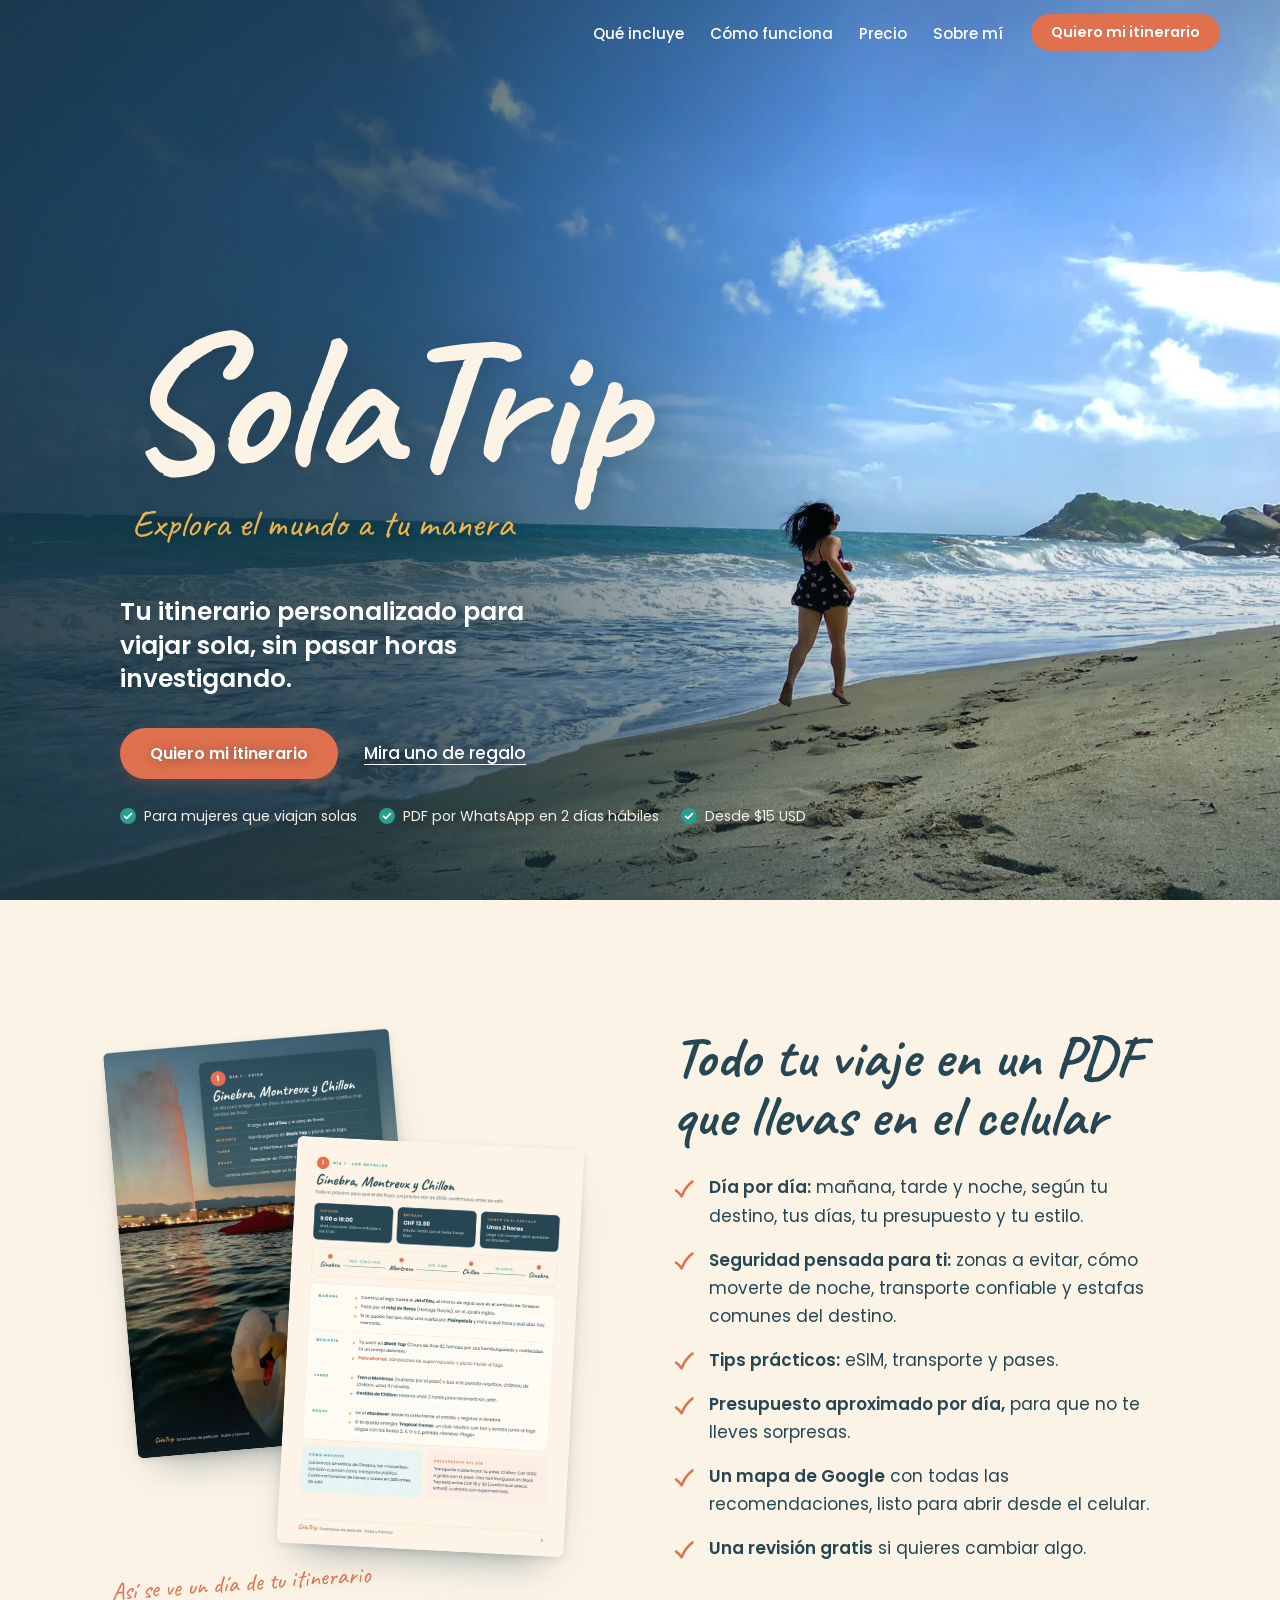
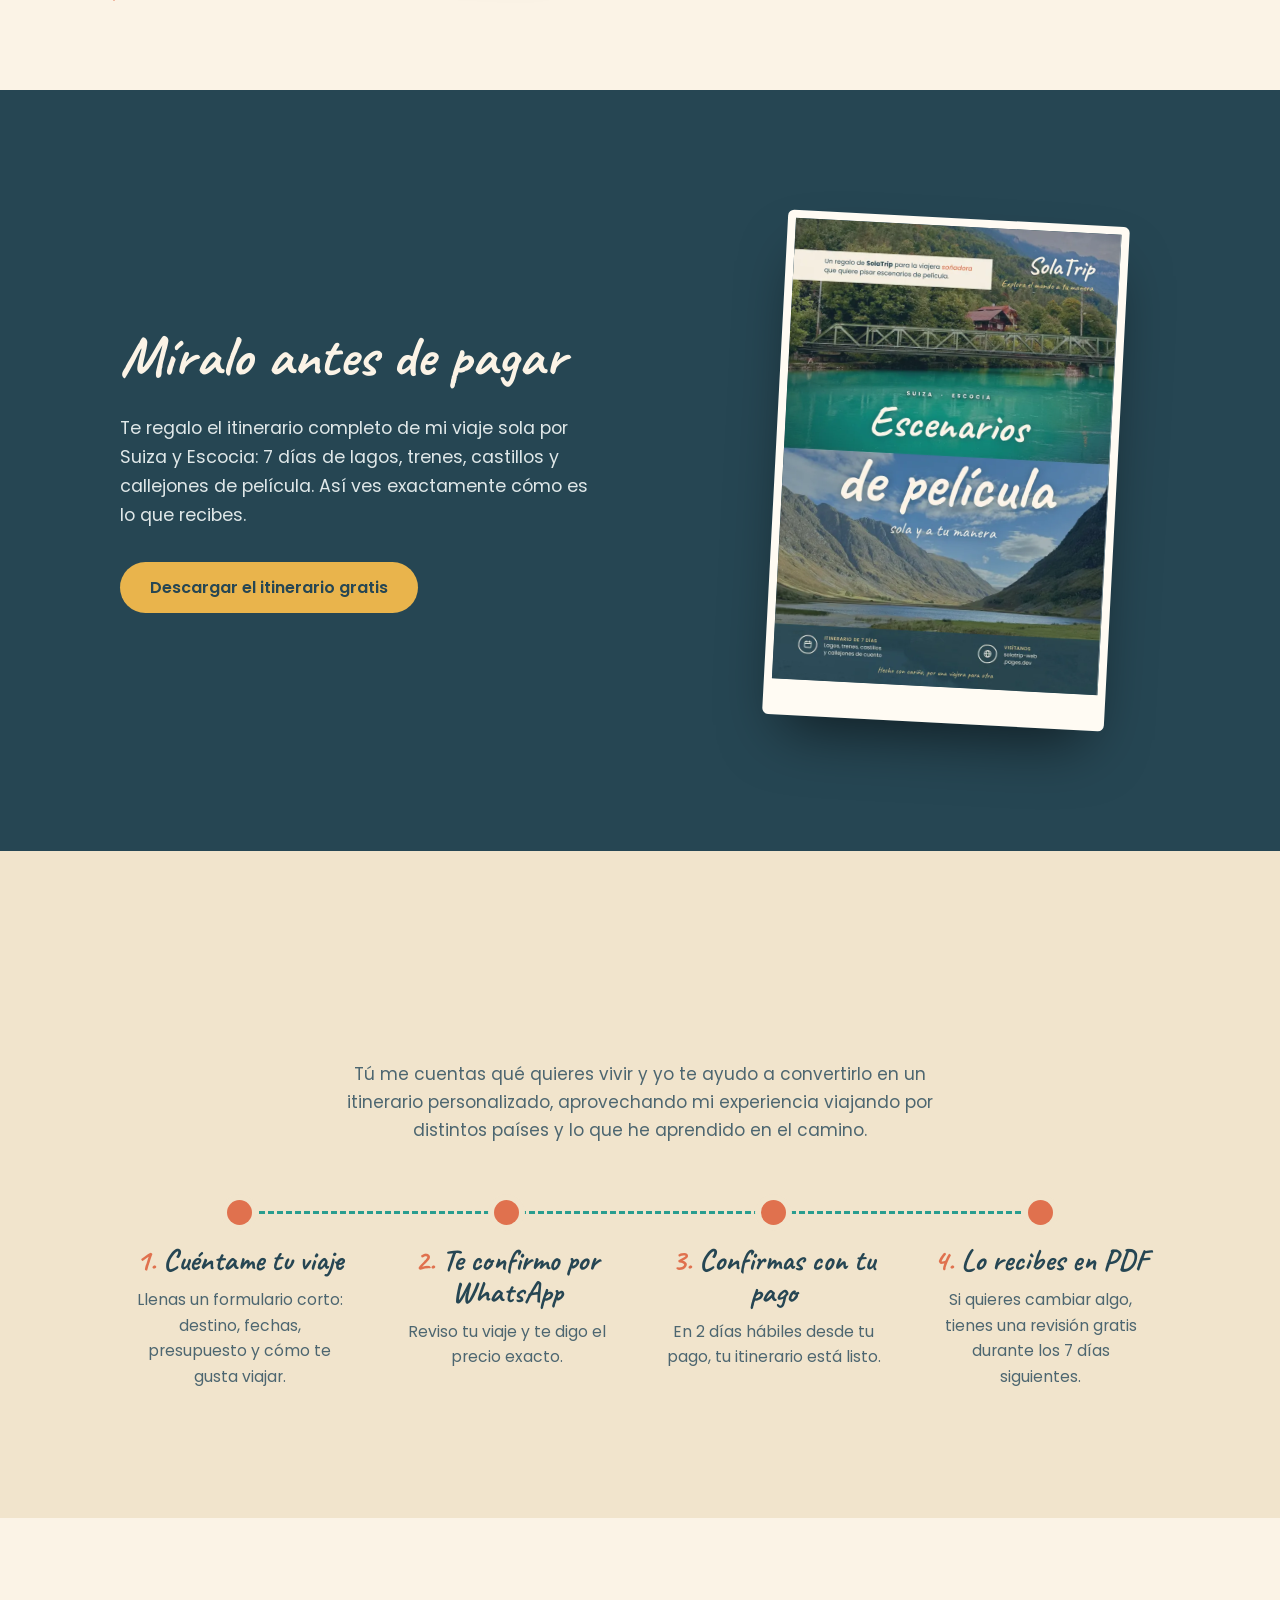
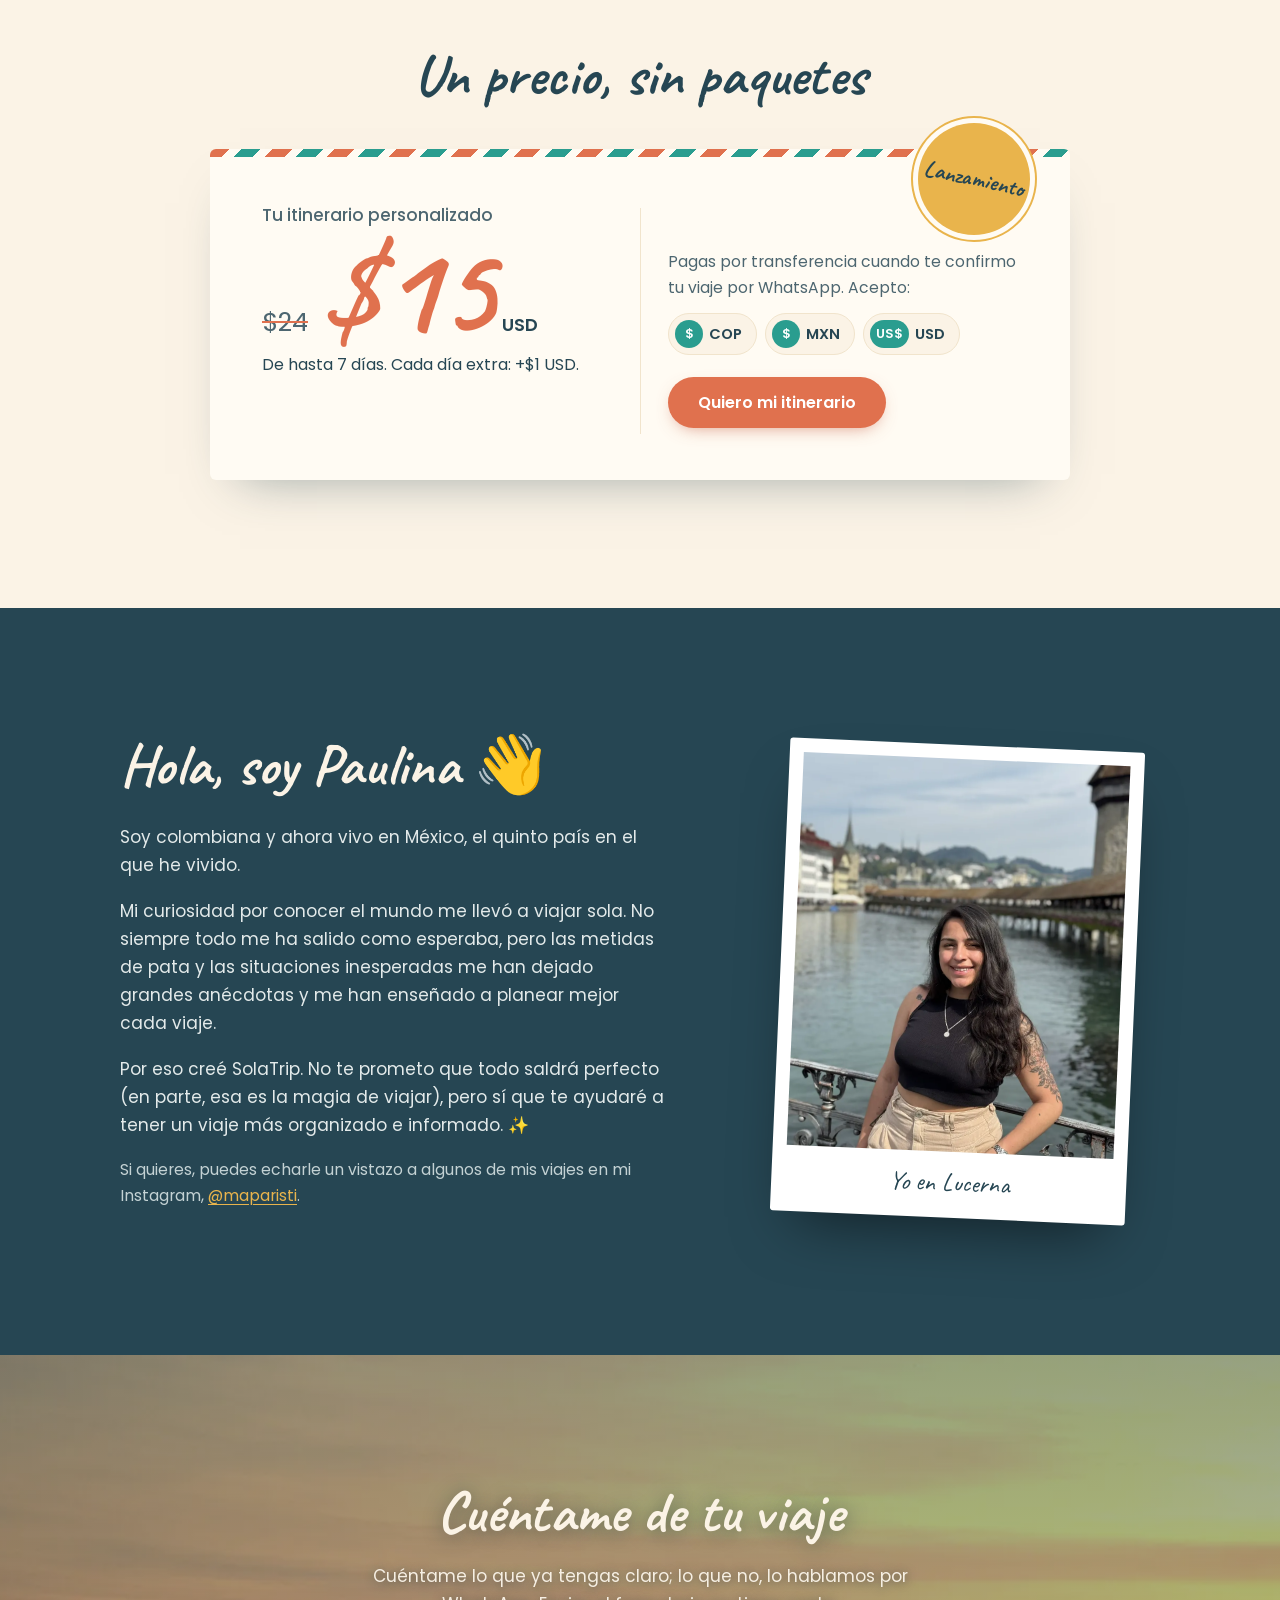
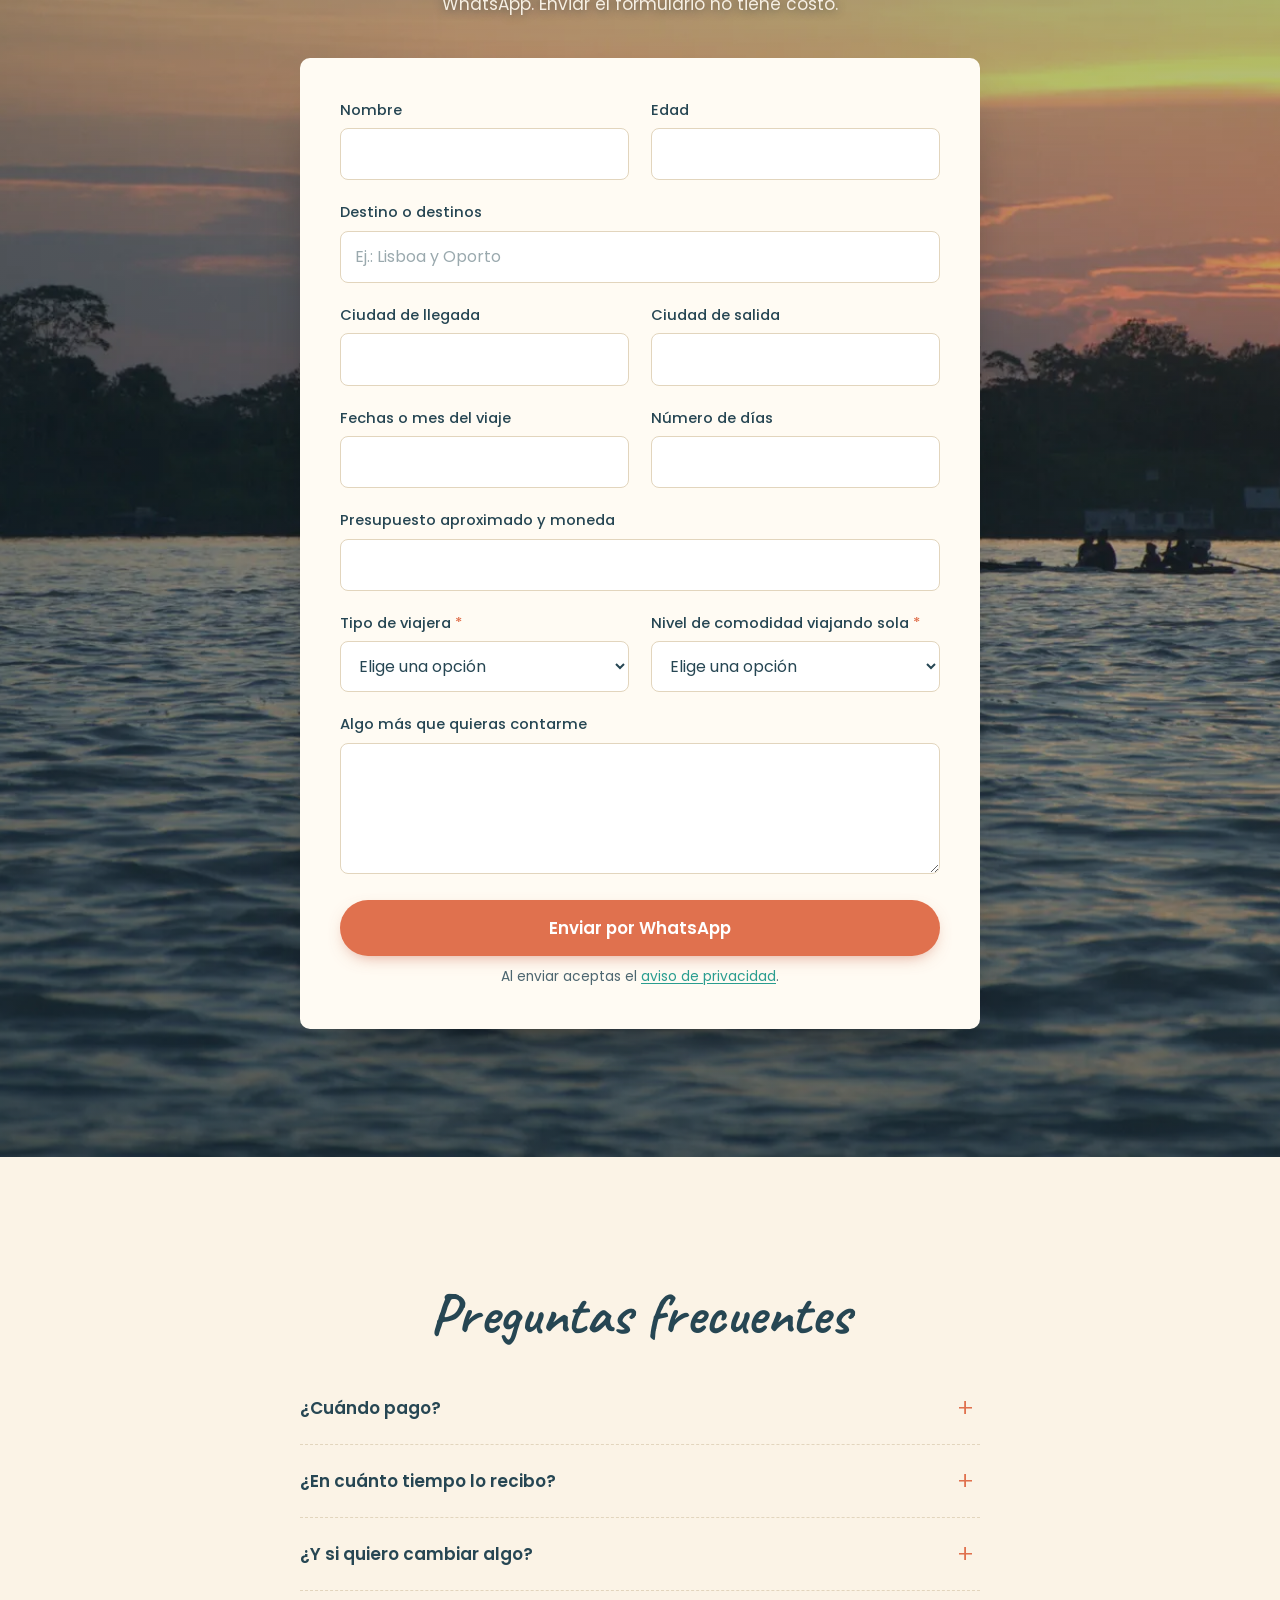
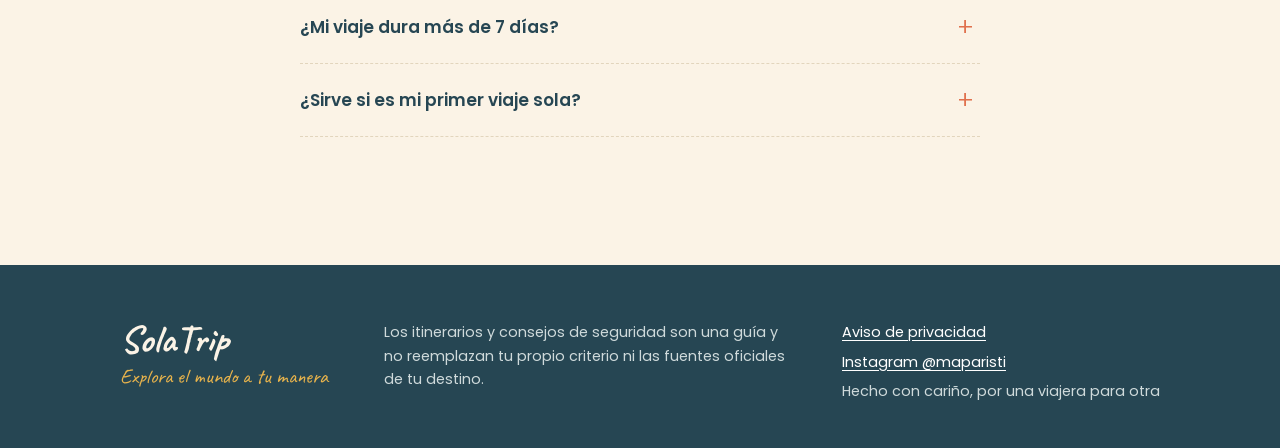
<file: index.html>
<!doctype html>
<html lang="es">
<head>
  <meta charset="utf-8">
  <meta name="viewport" content="width=device-width, initial-scale=1">
  <title>SolaTrip · Itinerarios para mujeres que viajan solas</title>
  <meta name="description" content="Tu itinerario personalizado para viajar sola, sin pasar horas investigando. Para mujeres que viajan solas: PDF por WhatsApp en 2 días hábiles, desde $15 USD.">
  <meta property="og:title" content="SolaTrip · Explora el mundo a tu manera">
  <meta property="og:description" content="Itinerarios personalizados para mujeres que viajan solas. PDF por WhatsApp en 2 días hábiles, desde $15 USD.">
  <meta property="og:image" content="img/portada-playa-1200.jpg">
  <meta property="og:type" content="website">
  <meta name="theme-color" content="#264653">
  <link rel="icon" href="img/favicon.svg" type="image/svg+xml">
  <link rel="preload" href="fonts/caveat-latin-700-normal.woff2" as="font" type="font/woff2" crossorigin>
  <link rel="preload" href="fonts/poppins-latin-400-normal.woff2" as="font" type="font/woff2" crossorigin>
  <link rel="stylesheet" href="css/styles.css">
  <script>
    document.documentElement.classList.add("js");
    // Al recargar, siempre volver a la portada (el navegador no recuerda la posición).
    if ("scrollRestoration" in history) history.scrollRestoration = "manual";
  </script>
</head>
<body>
  <a class="skip" href="#contenido">Saltar al contenido</a>

  <header class="nav" id="nav">
    <div class="nav__inner">
      <a class="nav__logo" href="#inicio" aria-label="SolaTrip, inicio">SolaTrip</a>
      <nav aria-label="Secciones">
        <ul class="nav__links" id="menu">
          <li><a href="#que-incluye">Qué incluye</a></li>
          <li><a href="#como-funciona">Cómo funciona</a></li>
          <li><a href="#precio">Precio</a></li>
          <li><a href="#sobre-mi">Sobre mí</a></li>
        </ul>
      </nav>
      <a class="btn btn--small" href="#formulario">Quiero mi itinerario</a>
      <button class="nav__toggle" type="button" aria-expanded="false" aria-controls="menu" aria-label="Abrir menú">
        <span class="nav__bars" aria-hidden="true"></span>
      </button>
    </div>
  </header>

  <main id="contenido">

    <!-- ================= PORTADA ================= -->
    <section class="hero" id="inicio">
      <picture class="hero__photo">
        <source type="image/webp" srcset="img/portada-playa-1200.webp 1200w, img/portada-playa-2000.webp 2000w" sizes="100vw">
        <img src="img/portada-playa-2000.jpg" srcset="img/portada-playa-1200.jpg 1200w, img/portada-playa-2000.jpg 2000w" sizes="100vw" alt="Paulina corriendo descalza por la orilla de una playa, con el mar y un cielo azul de fondo" fetchpriority="high">
      </picture>
      <div class="hero__brand">
        <h1 class="hero__title">SolaTrip</h1>
        <p class="hero__slogan">Explora el mundo a tu manera</p>
      </div>
      <div class="hero__body">
        <p class="hero__lead">Tu itinerario personalizado para viajar sola, sin pasar horas investigando.</p>
        <div class="hero__actions">
          <a class="btn" href="#formulario">Quiero mi itinerario</a>
          <a class="link-soft" href="#regalo">Mira uno de regalo</a>
        </div>
        <ul class="hero__facts">
          <li>Para mujeres que viajan solas</li>
          <li>PDF por WhatsApp en 2 días hábiles</li>
          <li>Desde $15 USD</li>
        </ul>
      </div>
    </section>

    <!-- ================= QUÉ RECIBES ================= -->
    <section class="section includes" id="que-incluye">
      <div class="wrap includes__grid">
        <div class="includes__pages" aria-hidden="true">
          <picture class="page-shot page-shot--back">
            <source type="image/webp" srcset="img/pdf-dia1-foto.webp">
            <img src="img/pdf-dia1-foto.jpg" alt="" loading="lazy" width="760" height="1075">
          </picture>
          <picture class="page-shot page-shot--front">
            <source type="image/webp" srcset="img/pdf-dia1-datos.webp">
            <img src="img/pdf-dia1-datos.jpg" alt="" loading="lazy" width="760" height="1075">
          </picture>
          <p class="hand-note hand-note--pages">Así se ve un día de tu itinerario</p>
        </div>
        <div class="includes__text">
          <h2 class="h2">Todo tu viaje en un PDF que llevas en el celular</h2>
          <ul class="checks">
            <li><strong>Día por día:</strong> mañana, tarde y noche, según tu destino, tus días, tu presupuesto y tu estilo.</li>
            <li><strong>Seguridad pensada para ti:</strong> zonas a evitar, cómo moverte de noche, transporte confiable y estafas comunes del destino.</li>
            <li><strong>Tips prácticos:</strong> eSIM, transporte y pases.</li>
            <li><strong>Presupuesto aproximado por día,</strong> para que no te lleves sorpresas.</li>
            <li><strong>Un mapa de Google</strong> con todas las recomendaciones, listo para abrir desde el celular.</li>
            <li><strong>Una revisión gratis</strong> si quieres cambiar algo.</li>
          </ul>
        </div>
      </div>
    </section>

    <!-- ================= REGALO ================= -->
    <section class="section gift" id="regalo">
      <div class="wrap gift__grid">
        <div class="gift__text">
          <h2 class="h2 h2--light">Míralo antes de pagar</h2>
          <p>Te regalo el itinerario completo de mi viaje sola por Suiza y Escocia: 7 días de lagos, trenes, castillos y callejones de película. Así ves exactamente cómo es lo que recibes.</p>
          <a class="btn btn--sun" href="regalo/SolaTrip-Itinerario-Suiza-y-Escocia.pdf" download>Descargar el itinerario gratis</a>
        </div>
        <picture class="gift__cover">
          <source type="image/webp" srcset="img/pdf-portada.webp">
          <img src="img/pdf-portada.jpg" alt="Portada del itinerario de regalo: Escenarios de película, Suiza y Escocia, 7 días" loading="lazy" width="760" height="1074">
        </picture>
      </div>
    </section>

    <!-- ================= CÓMO FUNCIONA ================= -->
    <section class="section steps" id="como-funciona">
      <div class="wrap">
        <h2 class="h2 center">De la idea a tu plan en cuatro pasos</h2>
        <p class="center steps__intro">Tú me cuentas qué quieres vivir y yo te ayudo a convertirlo en un itinerario personalizado, aprovechando mi experiencia viajando por distintos países y lo que he aprendido en el camino.</p>
        <ol class="route">
          <li class="route__stop">
            <span class="route__dot" aria-hidden="true"></span>
            <h3>Cuéntame tu viaje</h3>
            <p>Llenas un formulario corto: destino, fechas, presupuesto y cómo te gusta viajar.</p>
          </li>
          <li class="route__stop">
            <span class="route__dot" aria-hidden="true"></span>
            <h3>Te confirmo por WhatsApp</h3>
            <p>Reviso tu viaje y te digo el precio exacto.</p>
          </li>
          <li class="route__stop">
            <span class="route__dot" aria-hidden="true"></span>
            <h3>Confirmas con tu pago</h3>
            <p>En 2 días hábiles desde tu pago, tu itinerario está listo.</p>
          </li>
          <li class="route__stop">
            <span class="route__dot" aria-hidden="true"></span>
            <h3>Lo recibes en PDF</h3>
            <p>Si quieres cambiar algo, tienes una revisión gratis durante los 7 días siguientes.</p>
          </li>
        </ol>
      </div>
    </section>

    <!-- ================= PRECIO ================= -->
    <section class="section price" id="precio">
      <div class="wrap">
        <h2 class="h2 center">Un precio, sin paquetes</h2>
        <article class="postcard" aria-labelledby="precio-titulo">
          <div class="postcard__stamp" aria-hidden="true"><span>Lanzamiento</span></div>
          <div class="postcard__left">
            <p class="postcard__label" id="precio-titulo">Tu itinerario personalizado</p>
            <p class="postcard__price">
              <del aria-label="Precio regular 24 dólares">$24</del>
              <span class="postcard__amount">$15</span><span class="postcard__cur">USD</span>
            </p>
            <p class="postcard__detail">De hasta 7 días. Cada día extra: +$1 USD.</p>
          </div>
          <div class="postcard__right">
            <div class="postcard__pay">
              <p>Pagas por transferencia cuando te confirmo tu viaje por WhatsApp. Acepto:</p>
              <ul class="currencies">
                <li><span class="currencies__sym" aria-hidden="true">$</span> COP <span class="currencies__name">Pesos colombianos</span></li>
                <li><span class="currencies__sym" aria-hidden="true">$</span> MXN <span class="currencies__name">Pesos mexicanos</span></li>
                <li><span class="currencies__sym" aria-hidden="true">US$</span> USD <span class="currencies__name">Dólares</span></li>
              </ul>
            </div>
            <a class="btn" href="#formulario">Quiero mi itinerario</a>
          </div>
        </article>
      </div>
    </section>

    <!-- ================= SOBRE MÍ ================= -->
    <section class="section about" id="sobre-mi">
      <div class="wrap about__grid">
        <div class="about__text">
          <h2 class="h2">Hola, soy Paulina <span aria-hidden="true">👋</span></h2>
          <p>Soy colombiana y ahora vivo en México, el quinto país en el que he vivido.</p>
          <p>Mi curiosidad por conocer el mundo me llevó a viajar sola. No siempre todo me ha salido como esperaba, pero las metidas de pata y las situaciones inesperadas me han dejado grandes anécdotas y me han enseñado a planear mejor cada viaje.</p>
          <p>Por eso creé SolaTrip. No te prometo que todo saldrá perfecto (en parte, esa es la magia de viajar), pero sí que te ayudaré a tener un viaje más organizado e informado. <span aria-hidden="true">✨</span></p>
          <p class="about__ig">Si quieres, puedes echarle un vistazo a algunos de mis viajes en mi Instagram, <a href="https://www.instagram.com/maparisti/" target="_blank" rel="noopener">@maparisti</a>.</p>
        </div>
        <figure class="polaroid">
          <picture>
            <source type="image/webp" srcset="img/paulina-lucerna.webp">
            <img src="img/paulina-lucerna.jpg" alt="Paulina sonriendo junto al río en Lucerna, Suiza" loading="lazy" width="900" height="1200">
          </picture>
          <figcaption>Yo en Lucerna</figcaption>
        </figure>
      </div>
    </section>

    <!-- ================= FORMULARIO ================= -->
    <section class="section form-sec" id="formulario">
      <div class="wrap wrap--narrow">
        <h2 class="h2 center">Cuéntame de tu viaje</h2>
        <p class="center form-sec__intro">Cuéntame lo que ya tengas claro; lo que no, lo hablamos por WhatsApp. Enviar el formulario no tiene costo.</p>

        <form class="trip-form" id="trip-form" novalidate>
          <div class="field">
            <label for="f-nombre">Nombre</label>
            <input id="f-nombre" name="Nombre" type="text" autocomplete="given-name">
          </div>
          <div class="field">
            <label for="f-edad">Edad</label>
            <input id="f-edad" name="Edad" type="text" inputmode="numeric">
          </div>
          <div class="field field--full">
            <label for="f-destino">Destino o destinos</label>
            <input id="f-destino" name="Destino o destinos" type="text" placeholder="Ej.: Lisboa y Oporto">
          </div>
          <div class="field">
            <label for="f-llegada">Ciudad de llegada</label>
            <input id="f-llegada" name="Ciudad de llegada" type="text">
          </div>
          <div class="field">
            <label for="f-salida">Ciudad de salida</label>
            <input id="f-salida" name="Ciudad de salida" type="text">
          </div>
          <div class="field">
            <label for="f-fechas">Fechas o mes del viaje</label>
            <input id="f-fechas" name="Fechas o mes del viaje" type="text">
          </div>
          <div class="field">
            <label for="f-dias">Número de días</label>
            <input id="f-dias" name="Número de días" type="text" inputmode="numeric">
          </div>
          <div class="field field--full">
            <label for="f-presupuesto">Presupuesto aproximado y moneda</label>
            <input id="f-presupuesto" name="Presupuesto aproximado y moneda" type="text">
          </div>
          <div class="field">
            <label for="f-tipo">Tipo de viajera <span class="req" aria-hidden="true">*</span></label>
            <select id="f-tipo" name="Tipo de viajera" required aria-describedby="e-tipo">
              <option value="">Elige una opción</option>
              <option>Relajada / cultural</option>
              <option>Aventurera / activa</option>
              <option>Mixta</option>
              <option>Foodie</option>
              <option>Primeriza</option>
            </select>
            <p class="field__error" id="e-tipo" hidden>Elige qué tipo de viajera eres.</p>
          </div>
          <div class="field">
            <label for="f-nivel">Nivel de comodidad viajando sola <span class="req" aria-hidden="true">*</span></label>
            <select id="f-nivel" name="Nivel de comodidad viajando sola" required aria-describedby="e-nivel">
              <option value="">Elige una opción</option>
              <option>Es mi primera vez</option>
              <option>Ya he viajado poco</option>
              <option>Viajo sola seguido</option>
            </select>
            <p class="field__error" id="e-nivel" hidden>Elige qué tan cómoda te sientes viajando sola.</p>
          </div>
          <div class="field field--full">
            <label for="f-mas">Algo más que quieras contarme</label>
            <textarea id="f-mas" name="Algo más" rows="4"></textarea>
          </div>
          <div class="field field--full form-actions">
            <button class="btn btn--wide" type="submit">Enviar por WhatsApp</button>
            <p class="form-note">Al enviar aceptas el <a href="aviso-privacidad.html">aviso de privacidad</a>.</p>
            <p class="form-status" id="form-status" role="status" hidden></p>
          </div>
        </form>
      </div>
    </section>

    <!-- ================= PREGUNTAS ================= -->
    <section class="section faq" id="preguntas">
      <div class="wrap wrap--narrow">
        <h2 class="h2 center">Preguntas frecuentes</h2>
        <details>
          <summary>¿Cuándo pago?</summary>
          <p>Pagas luego de llenar el formulario y recibir mi confirmación por WhatsApp con el precio exacto. Puedes pagar el total por transferencia en pesos colombianos (COP), pesos mexicanos (MXN) o dólares (USD), y en 2 días hábiles desde tu pago tienes tu itinerario.</p>
        </details>
        <details>
          <summary>¿En cuánto tiempo lo recibo?</summary>
          <p>En 2 días hábiles desde tu pago, en PDF por WhatsApp.</p>
        </details>
        <details>
          <summary>¿Y si quiero cambiar algo?</summary>
          <p>Tienes una revisión gratis durante los 7 días siguientes a la entrega.</p>
        </details>
        <details>
          <summary>¿Mi viaje dura más de 7 días?</summary>
          <p>Cada día extra suma $1 USD.</p>
        </details>
        <details>
          <summary>¿Sirve si es mi primer viaje sola?</summary>
          <p>Sí. En el formulario me cuentas tu nivel de comodidad viajando sola y armo el plan con eso en mente.</p>
        </details>
      </div>
    </section>
  </main>

  <footer class="footer">
    <div class="wrap footer__inner">
      <div>
        <p class="footer__logo">SolaTrip</p>
        <p class="footer__slogan">Explora el mundo a tu manera</p>
      </div>
      <p class="footer__disclaimer">Los itinerarios y consejos de seguridad son una guía y no reemplazan tu propio criterio ni las fuentes oficiales de tu destino.</p>
      <ul class="footer__links">
        <li><a href="aviso-privacidad.html">Aviso de privacidad</a></li>
        <li><a href="https://www.instagram.com/maparisti/" target="_blank" rel="noopener">Instagram @maparisti</a></li>
        <li>Hecho con cariño, por una viajera para otra</li>
      </ul>
    </div>
  </footer>

  <script src="js/main.js" defer></script>
</body>
</html>
</file>
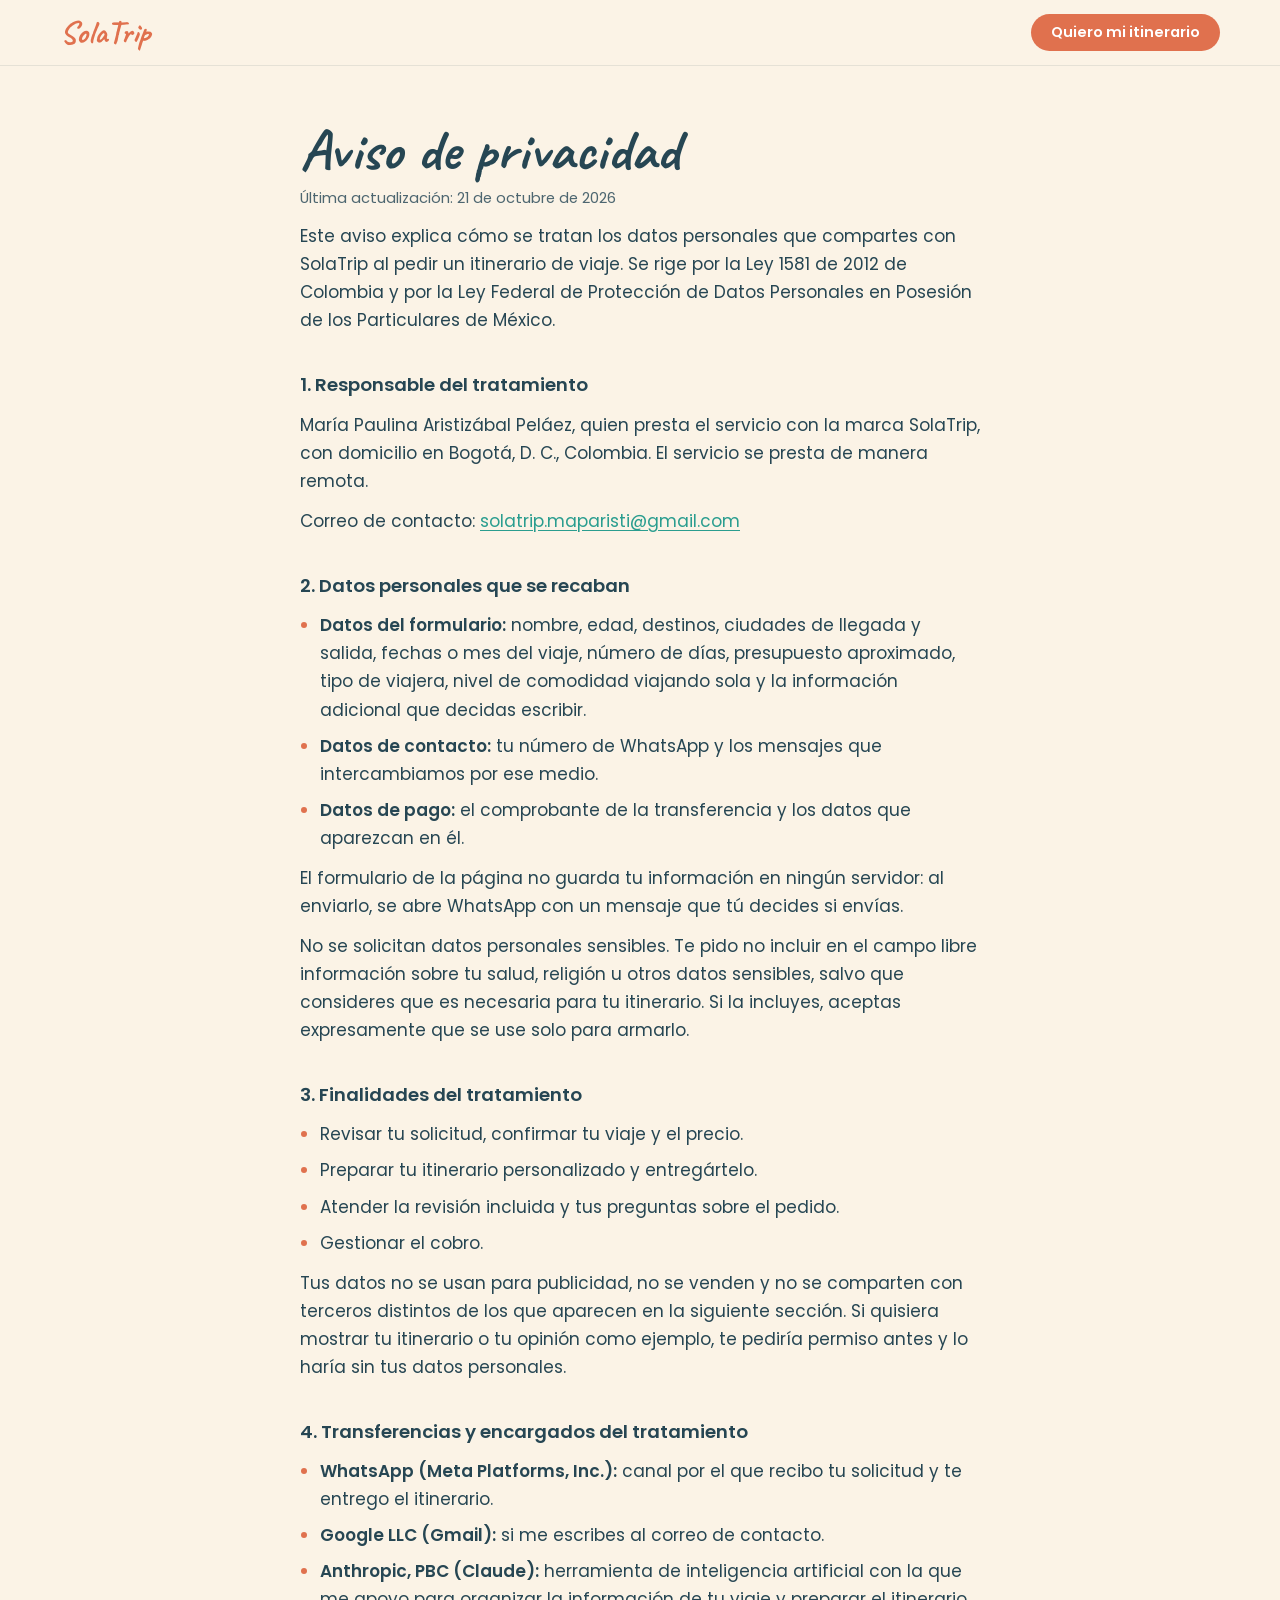
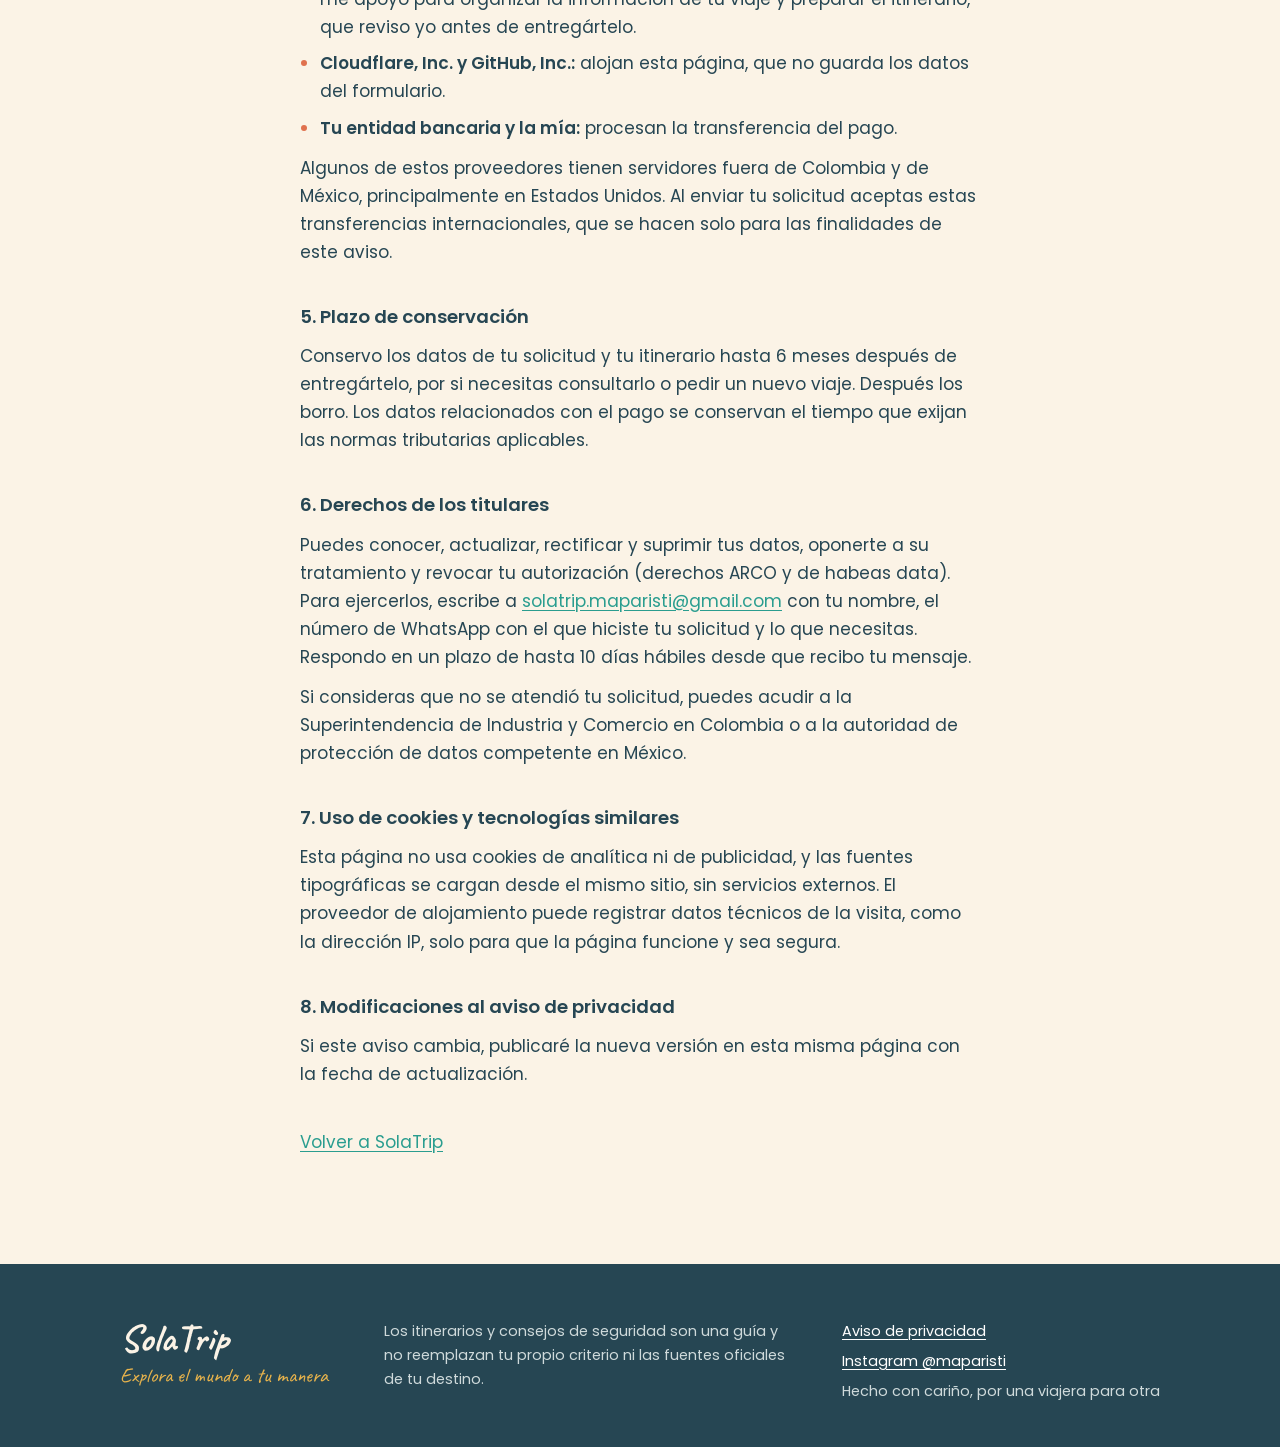
<file: aviso-privacidad.html>
<!doctype html>
<html lang="es">
<head>
  <meta charset="utf-8">
  <meta name="viewport" content="width=device-width, initial-scale=1">
  <title>Aviso de privacidad · SolaTrip</title>
  <meta name="description" content="Cómo trata SolaTrip los datos personales que compartes al pedir tu itinerario.">
  <meta name="theme-color" content="#264653">
  <link rel="icon" href="img/favicon.svg" type="image/svg+xml">
  <link rel="stylesheet" href="css/styles.css">
</head>
<body class="legal-page">
  <a class="skip" href="#contenido">Saltar al contenido</a>

  <header class="nav is-solid">
    <div class="nav__inner">
      <a class="nav__logo" href="index.html" aria-label="SolaTrip, volver al inicio">SolaTrip</a>
      <a class="btn btn--small" href="index.html#formulario">Quiero mi itinerario</a>
    </div>
  </header>

  <main id="contenido" class="legal">
    <div class="wrap wrap--narrow">
      <h1 class="h2">Aviso de privacidad</h1>
      <p class="legal__date">Última actualización: 21 de octubre de 2026</p>

      <p>Este aviso explica cómo se tratan los datos personales que compartes con SolaTrip al pedir un itinerario de viaje. Se rige por la Ley 1581 de 2012 de Colombia y por la Ley Federal de Protección de Datos Personales en Posesión de los Particulares de México.</p>

      <h2>1. Responsable del tratamiento</h2>
      <p>María Paulina Aristizábal Peláez, quien presta el servicio con la marca SolaTrip, con domicilio en Bogotá, D. C., Colombia. El servicio se presta de manera remota.</p>
      <p>Correo de contacto: <a href="mailto:solatrip.maparisti@gmail.com">solatrip.maparisti@gmail.com</a></p>

      <h2>2. Datos personales que se recaban</h2>
      <ul>
        <li><strong>Datos del formulario:</strong> nombre, edad, destinos, ciudades de llegada y salida, fechas o mes del viaje, número de días, presupuesto aproximado, tipo de viajera, nivel de comodidad viajando sola y la información adicional que decidas escribir.</li>
        <li><strong>Datos de contacto:</strong> tu número de WhatsApp y los mensajes que intercambiamos por ese medio.</li>
        <li><strong>Datos de pago:</strong> el comprobante de la transferencia y los datos que aparezcan en él.</li>
      </ul>
      <p>El formulario de la página no guarda tu información en ningún servidor: al enviarlo, se abre WhatsApp con un mensaje que tú decides si envías.</p>
      <p>No se solicitan datos personales sensibles. Te pido no incluir en el campo libre información sobre tu salud, religión u otros datos sensibles, salvo que consideres que es necesaria para tu itinerario. Si la incluyes, aceptas expresamente que se use solo para armarlo.</p>

      <h2>3. Finalidades del tratamiento</h2>
      <ul>
        <li>Revisar tu solicitud, confirmar tu viaje y el precio.</li>
        <li>Preparar tu itinerario personalizado y entregártelo.</li>
        <li>Atender la revisión incluida y tus preguntas sobre el pedido.</li>
        <li>Gestionar el cobro.</li>
      </ul>
      <p>Tus datos no se usan para publicidad, no se venden y no se comparten con terceros distintos de los que aparecen en la siguiente sección. Si quisiera mostrar tu itinerario o tu opinión como ejemplo, te pediría permiso antes y lo haría sin tus datos personales.</p>

      <h2>4. Transferencias y encargados del tratamiento</h2>
      <ul>
        <li><strong>WhatsApp (Meta Platforms, Inc.):</strong> canal por el que recibo tu solicitud y te entrego el itinerario.</li>
        <li><strong>Google LLC (Gmail):</strong> si me escribes al correo de contacto.</li>
        <li><strong>Anthropic, PBC (Claude):</strong> herramienta de inteligencia artificial con la que me apoyo para organizar la información de tu viaje y preparar el itinerario, que reviso yo antes de entregártelo.</li>
        <li><strong>Cloudflare, Inc. y GitHub, Inc.:</strong> alojan esta página, que no guarda los datos del formulario.</li>
        <li><strong>Tu entidad bancaria y la mía:</strong> procesan la transferencia del pago.</li>
      </ul>
      <p>Algunos de estos proveedores tienen servidores fuera de Colombia y de México, principalmente en Estados Unidos. Al enviar tu solicitud aceptas estas transferencias internacionales, que se hacen solo para las finalidades de este aviso.</p>

      <h2>5. Plazo de conservación</h2>
      <p>Conservo los datos de tu solicitud y tu itinerario hasta 6 meses después de entregártelo, por si necesitas consultarlo o pedir un nuevo viaje. Después los borro. Los datos relacionados con el pago se conservan el tiempo que exijan las normas tributarias aplicables.</p>

      <h2>6. Derechos de los titulares</h2>
      <p>Puedes conocer, actualizar, rectificar y suprimir tus datos, oponerte a su tratamiento y revocar tu autorización (derechos ARCO y de habeas data). Para ejercerlos, escribe a <a href="mailto:solatrip.maparisti@gmail.com">solatrip.maparisti@gmail.com</a> con tu nombre, el número de WhatsApp con el que hiciste tu solicitud y lo que necesitas. Respondo en un plazo de hasta 10 días hábiles desde que recibo tu mensaje.</p>
      <p>Si consideras que no se atendió tu solicitud, puedes acudir a la Superintendencia de Industria y Comercio en Colombia o a la autoridad de protección de datos competente en México.</p>

      <h2>7. Uso de cookies y tecnologías similares</h2>
      <p>Esta página no usa cookies de analítica ni de publicidad, y las fuentes tipográficas se cargan desde el mismo sitio, sin servicios externos. El proveedor de alojamiento puede registrar datos técnicos de la visita, como la dirección IP, solo para que la página funcione y sea segura.</p>

      <h2>8. Modificaciones al aviso de privacidad</h2>
      <p>Si este aviso cambia, publicaré la nueva versión en esta misma página con la fecha de actualización.</p>

      <p class="legal__back"><a href="index.html">Volver a SolaTrip</a></p>
    </div>
  </main>

  <footer class="footer">
    <div class="wrap footer__inner">
      <div>
        <p class="footer__logo">SolaTrip</p>
        <p class="footer__slogan">Explora el mundo a tu manera</p>
      </div>
      <p class="footer__disclaimer">Los itinerarios y consejos de seguridad son una guía y no reemplazan tu propio criterio ni las fuentes oficiales de tu destino.</p>
      <ul class="footer__links">
        <li><a href="aviso-privacidad.html" aria-current="page">Aviso de privacidad</a></li>
        <li><a href="https://www.instagram.com/maparisti/" target="_blank" rel="noopener">Instagram @maparisti</a></li>
        <li>Hecho con cariño, por una viajera para otra</li>
      </ul>
    </div>
  </footer>
</body>
</html>
</file>
<file: css/styles.css>
/* ============ SolaTrip · estilos ============ */

@font-face { font-family: "Caveat"; font-weight: 400; font-display: swap; src: url("../fonts/caveat-latin-400-normal.woff2") format("woff2"); }
@font-face { font-family: "Caveat"; font-weight: 700; font-display: swap; src: url("../fonts/caveat-latin-700-normal.woff2") format("woff2"); }
@font-face { font-family: "Poppins"; font-weight: 300; font-display: swap; src: url("../fonts/poppins-latin-300-normal.woff2") format("woff2"); }
@font-face { font-family: "Poppins"; font-weight: 400; font-display: swap; src: url("../fonts/poppins-latin-400-normal.woff2") format("woff2"); }
@font-face { font-family: "Poppins"; font-weight: 500; font-display: swap; src: url("../fonts/poppins-latin-500-normal.woff2") format("woff2"); }
@font-face { font-family: "Poppins"; font-weight: 600; font-display: swap; src: url("../fonts/poppins-latin-600-normal.woff2") format("woff2"); }

:root {
  --crema: #FBF3E6;
  --arena: #F1E4CC;
  --papel: #FFFBF3;
  --noche: #264653;
  --noche-suave: #4D6670;
  --coral: #E0714E;
  --coral-oscuro: #C4583A;
  --turquesa: #2A9D8F;
  --sol: #E9B44C;

  --hand: "Caveat", "Segoe Print", cursive;
  --sans: "Poppins", system-ui, -apple-system, "Segoe UI", sans-serif;

  --wrap: 1120px;
  --gutter: clamp(16px, 4vw, 40px);
  --section: clamp(72px, 10vw, 128px);
}

* { box-sizing: border-box; }
html { scroll-behavior: smooth; scroll-padding-top: 76px; }
body {
  margin: 0;
  background: var(--crema);
  color: var(--noche);
  font-family: var(--sans);
  font-size: 1.0625rem;
  line-height: 1.65;
  -webkit-font-smoothing: antialiased;
}
img { display: block; max-width: 100%; height: auto; }
a { color: var(--turquesa); text-underline-offset: .18em; }
a:hover { color: var(--noche); }
:focus-visible { outline: 3px solid var(--sol); outline-offset: 3px; border-radius: 4px; }
strong { font-weight: 600; }
h1, h2, h3, p { margin: 0; }

.skip { position: absolute; left: -999px; top: 8px; background: var(--noche); color: #fff; padding: 8px 14px; border-radius: 8px; z-index: 100; }
.skip:focus { left: 8px; }

.wrap { max-width: var(--wrap); margin: 0 auto; padding: 0 var(--gutter); }
.wrap--narrow { max-width: 760px; }
.center { text-align: center; }
.section { padding: var(--section) 0; }

.h2 {
  font-family: var(--hand);
  font-weight: 700;
  font-size: clamp(2.4rem, 5vw, 3.6rem);
  line-height: 1.02;
  color: var(--noche);
  margin-bottom: 28px;
  letter-spacing: .005em;
}
.h2--light { color: var(--crema); }

/* ---------- Botones ---------- */
.btn {
  display: inline-block;
  background: var(--coral);
  color: #fff;
  font-family: var(--sans);
  font-weight: 600;
  font-size: 1rem;
  line-height: 1.2;
  text-decoration: none;
  padding: 16px 30px;
  border: 0;
  border-radius: 999px;
  cursor: pointer;
  transition: background-color .2s ease, transform .2s ease;
  box-shadow: 0 6px 18px -8px rgba(196, 88, 58, .7);
}
.btn:hover { background: var(--coral-oscuro); color: #fff; }
.btn:active { transform: translateY(1px); }
.btn--small { padding: 10px 20px; font-size: .9rem; box-shadow: none; }
.btn--sun { background: var(--sol); color: var(--noche); box-shadow: none; }
.btn--sun:hover { background: #f0c463; color: var(--noche); }
.btn--wide { width: 100%; padding: 18px; font-size: 1.05rem; }
.link-soft { color: #fff; font-weight: 500; text-decoration: underline; text-decoration-thickness: 1px; text-underline-offset: .3em; }
.link-soft:hover { color: var(--sol); }

/* ---------- Navegación ---------- */
.nav {
  position: fixed; inset: 0 0 auto 0; z-index: 50;
  transition: background-color .25s ease, box-shadow .25s ease;
}
.nav__inner { max-width: 1240px; margin: 0 auto; padding: 14px var(--gutter); display: flex; align-items: center; gap: 28px; }
.nav__logo { font-family: var(--hand); font-weight: 700; font-size: 2rem; line-height: 1; color: #fff; text-decoration: none; margin-right: auto; }
.nav__links { display: flex; gap: 26px; list-style: none; margin: 0; padding: 0; }
.nav__links a { color: #fff; text-decoration: none; font-size: .95rem; font-weight: 500; }
.nav__links a:hover { color: var(--sol); }
.nav__toggle { display: none; }
.nav__logo { transition: opacity .25s ease, visibility .25s ease; }
.nav:not(.is-solid):not(.is-open) .nav__logo { opacity: 0; visibility: hidden; }
.nav.is-solid { background: rgba(251, 243, 230, .96); box-shadow: 0 1px 0 rgba(38, 70, 83, .1); backdrop-filter: blur(6px); }
.nav.is-solid .nav__logo { color: var(--coral); }
.nav.is-solid .nav__links a { color: var(--noche); }
.nav.is-solid .nav__links a:hover { color: var(--coral); }

/* ---------- Portada ---------- */
.hero {
  position: relative;
  min-height: 100svh;
  display: grid;
  grid-template-columns: minmax(0, 1fr);
  align-content: end;
  color: #fff;
  overflow: hidden;
  isolation: isolate;
}
.hero__photo, .hero__photo img { position: absolute; inset: 0; width: 100%; height: 100%; }
.hero__photo { z-index: -2; }
.hero__photo img { object-fit: cover; object-position: 62% 50%; }
.hero::before {
  content: ""; position: absolute; inset: 0; z-index: -1;
  background:
    linear-gradient(90deg, rgba(23, 47, 58, .86) 0%, rgba(23, 47, 58, .72) 30%, rgba(23, 47, 58, .32) 52%, rgba(23, 47, 58, 0) 68%),
    linear-gradient(0deg, rgba(23, 47, 58, .55) 0%, rgba(23, 47, 58, 0) 45%),
    linear-gradient(180deg, rgba(23, 47, 58, .3) 0%, rgba(23, 47, 58, 0) 22%);
}
.hero__brand, .hero__body { max-width: var(--wrap); width: 100%; margin: 0 auto; padding: 0 var(--gutter); }
.hero__brand { padding-top: 120px; }
.hero__title {
  font-family: var(--hand);
  font-weight: 700;
  font-size: clamp(5.5rem, 15vw, 12.5rem);
  line-height: .82;
  letter-spacing: -.01em;
  color: var(--crema);
  text-shadow: 0 4px 30px rgba(23, 47, 58, .35);
  /* el único momento con movimiento: el nombre aparece como trazado a mano */
  animation: write 1.4s cubic-bezier(.6, .1, .2, 1) both;
}
.hero__slogan {
  font-family: var(--hand);
  font-size: clamp(1.7rem, 3vw, 2.4rem);
  color: var(--sol);
  margin: 10px 0 0 .3em;
  animation: fade .8s .9s ease both;
  text-shadow: 0 2px 14px rgba(23, 47, 58, .55);
}
.hero__body { padding-top: 40px; padding-bottom: clamp(48px, 8vh, 88px); animation: fade .8s 1.1s ease both; }
.hero__lead { font-size: clamp(1.25rem, 2vw, 1.55rem); font-weight: 600; line-height: 1.35; max-width: 30ch; }
.hero__text { margin-top: 14px; max-width: 46ch; font-weight: 400; color: #f5efe4; }
.hero__body { text-shadow: 0 1px 12px rgba(23, 47, 58, .45); }
.hero__actions { margin-top: 32px; display: flex; flex-wrap: wrap; align-items: center; gap: 14px 26px; }
.hero__facts { display: flex; flex-wrap: wrap; gap: 8px 22px; list-style: none; padding: 0; margin: 26px 0 0; font-size: .88rem; color: #f5efe4; }
.hero__facts li { display: flex; align-items: center; gap: 8px; }
.hero__facts li::before {
  content: ""; width: 16px; height: 16px; flex: none;
  background: url("data:image/svg+xml,%3Csvg xmlns='http://www.w3.org/2000/svg' viewBox='0 0 16 16'%3E%3Ccircle cx='8' cy='8' r='8' fill='%232A9D8F'/%3E%3Cpath d='M4.6 8.3l2.2 2.1 4.6-4.7' fill='none' stroke='%23fff' stroke-width='1.8' stroke-linecap='round' stroke-linejoin='round'/%3E%3C/svg%3E") center / contain no-repeat;
}
@keyframes write { from { clip-path: inset(-30% 100% -30% -10%); } to { clip-path: inset(-30% -10% -30% -10%); } }
@keyframes fade { from { opacity: 0; transform: translateY(8px); } to { opacity: 1; transform: none; } }

/* ---------- Qué recibes ---------- */
.includes__grid { display: grid; grid-template-columns: 1fr 1.05fr; gap: clamp(40px, 7vw, 96px); align-items: center; }
.includes__pages { position: relative; aspect-ratio: 4 / 4.4; }
.page-shot { position: absolute; width: 62%; }
.page-shot img { border-radius: 6px; box-shadow: 0 22px 40px -22px rgba(38, 70, 83, .55), 0 2px 6px rgba(38, 70, 83, .12); }
.page-shot--back { left: 0; top: 0; transform: rotate(-5deg); }
.page-shot--front { right: 2%; bottom: 0; transform: rotate(3deg); }
.hand-note { font-family: var(--hand); font-size: 1.55rem; color: var(--coral); line-height: 1.1; }
.hand-note--pages { position: absolute; left: -2%; bottom: -9%; max-width: 12em; transform: rotate(-4deg); }

.checks { list-style: none; padding: 0; margin: 0; display: grid; gap: 16px; }
.checks li { position: relative; padding-left: 36px; }
.checks li::before {
  content: ""; position: absolute; left: 0; top: .28em; width: 22px; height: 22px;
  background: url("data:image/svg+xml,%3Csvg xmlns='http://www.w3.org/2000/svg' viewBox='0 0 22 22'%3E%3Cpath d='M3 12.5c2.2 1.6 4 3.5 5.6 5.7C11 12 14.6 7 19.5 3.5' fill='none' stroke='%23E0714E' stroke-width='2.6' stroke-linecap='round' stroke-linejoin='round'/%3E%3C/svg%3E") center / contain no-repeat;
}

/* ---------- Regalo ---------- */
.gift { background: var(--noche); color: #e9efef; position: relative; overflow: hidden; }
.gift__grid { display: grid; grid-template-columns: 1.1fr .9fr; gap: clamp(40px, 7vw, 96px); align-items: center; }
.gift__text p { max-width: 44ch; margin-bottom: 32px; color: #dfe7e8; font-size: 1.1rem; }
.gift__cover { justify-self: center; width: min(360px, 80%); transform: rotate(3deg); }
.gift__cover img { border-radius: 6px; box-shadow: 0 30px 60px -20px rgba(0, 0, 0, .6); border: 8px solid var(--papel); border-bottom-width: 36px; }

/* ---------- Cómo funciona (ruta) ---------- */
.steps { background: var(--arena); }
.steps__intro { max-width: 56ch; margin: -6px auto 0; color: var(--noche-suave); }
.route { list-style: none; margin: 56px 0 0; padding: 0; display: grid; grid-template-columns: repeat(4, 1fr); gap: 28px; position: relative; counter-reset: paso; }
.route::before {
  content: ""; position: absolute; left: 12.5%; right: 12.5%; top: 11px;
  border-top: 3px dashed var(--turquesa);
}
.route__stop { position: relative; text-align: center; counter-increment: paso; }
.route__dot { display: block; width: 25px; height: 25px; margin: 0 auto 20px; border-radius: 50%; background: var(--coral); box-shadow: 0 0 0 6px var(--arena); position: relative; }
.route__stop h3 { font-family: var(--hand); font-weight: 700; font-size: 1.9rem; line-height: 1.05; margin-bottom: 10px; }
.route__stop h3::before { content: counter(paso) ". "; color: var(--coral); }
.route__stop p { font-size: .98rem; color: var(--noche-suave); max-width: 24ch; margin: 0 auto; }

/* ---------- Precio (postal) ---------- */
.postcard {
  position: relative;
  max-width: 860px; margin: 44px auto 0;
  background: var(--papel);
  border-radius: 6px;
  padding: clamp(28px, 5vw, 52px);
  display: grid; grid-template-columns: 1fr 1fr; gap: clamp(24px, 5vw, 56px);
  box-shadow: 0 24px 50px -30px rgba(38, 70, 83, .5);
  background-image: repeating-linear-gradient(135deg, var(--coral) 0 14px, transparent 14px 22px, var(--turquesa) 22px 36px, transparent 36px 44px);
  background-size: 100% 8px; background-repeat: no-repeat; background-position: top;
}
.postcard::after { /* línea divisoria de postal */
  content: ""; position: absolute; top: 18%; bottom: 14%; left: 50%; border-left: 1.5px solid var(--arena);
}
.postcard__stamp {
  position: absolute; top: -26px; right: clamp(16px, 4vw, 40px);
  width: 112px; height: 112px; border-radius: 50%;
  background: var(--sol);
  display: grid; place-items: center;
  transform: rotate(12deg);
  box-shadow: 0 0 0 5px var(--papel), 0 0 0 7px var(--sol);
}
.postcard__stamp span { font-family: var(--hand); font-weight: 700; font-size: 1.45rem; color: var(--noche); }
.postcard__label { font-weight: 500; color: var(--noche-suave); }
.postcard__price { display: flex; align-items: baseline; gap: 14px; margin: 6px 0 8px; }
.postcard__price del { font-size: 1.6rem; color: var(--noche-suave); text-decoration-color: var(--coral); text-decoration-thickness: 2px; }
.postcard__amount { font-family: var(--hand); font-weight: 700; font-size: clamp(5.5rem, 11vw, 8rem); line-height: .85; color: var(--coral); }
.postcard__cur { font-weight: 600; font-size: 1.1rem; margin-left: -6px; }
.postcard__detail { font-size: 1rem; }
.postcard__right { display: flex; flex-direction: column; justify-content: center; gap: 22px; align-items: flex-start; padding-top: 48px; }
.postcard__right p { font-size: .98rem; color: var(--noche-suave); }
.currencies { list-style: none; margin: 12px 0 0; padding: 0; display: flex; flex-wrap: wrap; gap: 8px; }
.currencies li {
  display: inline-flex; align-items: center; gap: 6px;
  background: var(--crema); border: 1.5px solid var(--arena); border-radius: 999px;
  padding: 6px 14px 6px 6px; font-weight: 600; font-size: .92rem; color: var(--noche);
}
.currencies__sym {
  display: inline-grid; place-items: center; min-width: 28px; height: 28px; padding: 0 6px;
  border-radius: 999px; background: var(--turquesa); color: #fff; font-size: .8rem; font-weight: 600;
}
.currencies__name { position: absolute; width: 1px; height: 1px; overflow: hidden; clip: rect(0 0 0 0); white-space: nowrap; }

/* ---------- Sobre mí ---------- */
.about__grid { display: grid; grid-template-columns: 1.15fr .85fr; gap: clamp(40px, 7vw, 96px); align-items: center; }
.about__text p { margin-bottom: 18px; max-width: 58ch; }
.about { background: var(--noche); color: #e3eaea; }
.about .h2 { color: var(--crema); }
.about__ig { color: #c4d2d4; font-size: .98rem; }
.about__ig a { color: var(--sol); }
.about__ig a:hover { color: #fff; }
.about .polaroid { box-shadow: 0 30px 60px -24px rgba(0, 0, 0, .55); }
.polaroid { margin: 0; justify-self: center; width: min(380px, 88%); background: #fff; padding: 14px 14px 0; border-radius: 3px; transform: rotate(2.5deg); box-shadow: 0 26px 46px -24px rgba(38, 70, 83, .55); }
.polaroid img { aspect-ratio: 3 / 3.6; object-fit: cover; object-position: 50% 30%; width: 100%; }
.polaroid figcaption { font-family: var(--hand); font-size: 1.6rem; text-align: center; padding: 10px 0 14px; color: var(--noche); }

/* ---------- Formulario ---------- */
.form-sec {
  position: relative; isolation: isolate; color: #fff;
  background: var(--noche) image-set(url("../img/formulario-atardecer-2000.webp") type("image/webp"), url("../img/formulario-atardecer-2000.jpg") type("image/jpeg")) center 38% / cover no-repeat;
}
.form-sec::before {
  content: ""; position: absolute; inset: 0; z-index: -1;
  background: linear-gradient(180deg, rgba(23, 47, 58, .45) 0%, rgba(23, 47, 58, .25) 35%, rgba(23, 47, 58, .55) 100%);
}
.form-sec .h2 { color: var(--crema); text-shadow: 0 2px 18px rgba(23, 47, 58, .5); }
.form-sec__intro { text-shadow: 0 1px 10px rgba(23, 47, 58, .6); }
.form-sec .trip-form { color: var(--noche); box-shadow: 0 30px 60px -30px rgba(0, 0, 0, .6); }
.form-sec__intro { max-width: 52ch; margin: -8px auto 40px; color: #f6efe3; }
.trip-form { display: grid; grid-template-columns: 1fr 1fr; gap: 20px 22px; background: var(--papel); padding: clamp(22px, 4vw, 40px); border-radius: 10px; box-shadow: 0 20px 40px -30px rgba(38, 70, 83, .45); }
.field { display: flex; flex-direction: column; gap: 6px; }
.field--full { grid-column: 1 / -1; }
.field label { font-size: .92rem; font-weight: 500; }
.req { color: var(--coral); }
.field input, .field select, .field textarea {
  font: inherit; font-size: 1rem; color: var(--noche);
  background: #fff; border: 1.5px solid #e2d5bd; border-radius: 8px;
  padding: 12px 14px; width: 100%;
}
.field textarea { resize: vertical; }
.field input::placeholder { color: #9aa9ae; }
.field input:focus, .field select:focus, .field textarea:focus { outline: none; border-color: var(--turquesa); box-shadow: 0 0 0 3px rgba(42, 157, 143, .2); }
.field.has-error select { border-color: var(--coral); }
.field__error { color: var(--coral-oscuro); font-size: .86rem; }
.form-actions { margin-top: 6px; text-align: center; gap: 10px; }
.form-note { font-size: .86rem; color: var(--noche-suave); }
.form-status { font-size: .92rem; color: var(--noche); background: var(--crema); border-radius: 8px; padding: 10px 14px; }

/* ---------- Preguntas ---------- */
.faq details { border-bottom: 1.5px dashed #e2d5bd; padding: 4px 0; }
.faq summary { cursor: pointer; list-style: none; padding: 18px 40px 18px 0; font-weight: 600; position: relative; }
.faq summary::-webkit-details-marker { display: none; }
.faq summary::after { content: "+"; position: absolute; right: 6px; top: 50%; transform: translateY(-50%); font-size: 1.6rem; font-weight: 300; color: var(--coral); transition: transform .2s ease; }
.faq details[open] summary::after { transform: translateY(-50%) rotate(45deg); }
.faq details p { padding: 0 0 20px; color: var(--noche-suave); max-width: 62ch; }

/* ---------- Pie ---------- */
.footer { background: var(--noche); color: #cfdadb; padding: 56px 0 44px; font-size: .9rem; }
.footer__inner { display: grid; grid-template-columns: auto 1fr auto; gap: 32px 56px; align-items: start; }
.footer__logo { font-family: var(--hand); font-weight: 700; font-size: 2.4rem; line-height: 1; color: var(--crema); }
.footer__slogan { font-family: var(--hand); font-size: 1.3rem; color: var(--sol); }
.footer__disclaimer { max-width: 46ch; }
.footer__links { list-style: none; margin: 0; padding: 0; display: grid; gap: 6px; }
.footer a { color: #fff; }
.footer a:hover { color: var(--sol); }

/* ---------- Responsive ---------- */
@media (max-width: 920px) {
  .nav__inner { gap: 12px; }
  .nav__toggle {
    display: grid; place-items: center; width: 44px; height: 44px; flex: none;
    background: transparent; border: 0; border-radius: 10px; cursor: pointer; color: #fff; padding: 0;
  }
  .nav.is-solid .nav__toggle, .nav.is-open .nav__toggle { color: var(--noche); }
  .nav__bars, .nav__bars::before, .nav__bars::after {
    display: block; width: 24px; height: 2.5px; border-radius: 2px; background: currentColor;
    transition: transform .25s ease, background-color .25s ease;
  }
  .nav__bars { position: relative; }
  .nav__bars::before, .nav__bars::after { content: ""; position: absolute; left: 0; }
  .nav__bars::before { top: -7px; }
  .nav__bars::after { top: 7px; }
  .nav.is-open .nav__bars { background: transparent; }
  .nav.is-open .nav__bars::before { transform: translateY(7px) rotate(45deg); }
  .nav.is-open .nav__bars::after { transform: translateY(-7px) rotate(-45deg); }

  .nav.is-open { background: var(--crema); box-shadow: 0 10px 30px -18px rgba(38, 70, 83, .5); }
  .nav.is-open .nav__logo { color: var(--coral); }
  .nav__links {
    display: none; position: absolute; top: 100%; left: 0; right: 0;
    flex-direction: column; gap: 0; padding: 4px var(--gutter) 18px;
    background: var(--crema); box-shadow: 0 16px 30px -20px rgba(38, 70, 83, .5);
  }
  .nav.is-open .nav__links { display: flex; }
  .nav__links li { border-bottom: 1.5px dashed #e2d5bd; }
  .nav__links li:last-child { border-bottom: 0; }
  .nav__links a, .nav.is-solid .nav__links a { display: block; padding: 14px 2px; color: var(--noche); font-size: 1.05rem; }
  .includes__grid, .gift__grid, .about__grid { grid-template-columns: 1fr; }
  .includes__pages { max-width: 460px; width: 100%; margin: 0 auto; }
  .gift__cover { order: -1; width: min(280px, 70%); }
  .route { grid-template-columns: 1fr; gap: 34px; max-width: 420px; margin-left: auto; margin-right: auto; }
  .route::before { left: 11px; right: auto; top: 12px; bottom: 12px; border-top: 0; border-left: 3px dashed var(--turquesa); }
  .route__stop { text-align: left; padding-left: 52px; }
  .route__dot { position: absolute; left: 0; top: 4px; margin: 0; }
  .route__stop p { margin: 0; max-width: none; }
  .postcard { grid-template-columns: 1fr; }
  .postcard::after { display: none; }
  .postcard__right { padding-top: 0; }
  .hand-note--pages { bottom: -4%; }
  .includes__pages { margin-bottom: 24px; }
  .footer__inner { grid-template-columns: 1fr; }
}
@media (max-width: 640px) {
  .form-sec { background-image: image-set(url("../img/formulario-atardecer-1200.webp") type("image/webp"), url("../img/formulario-atardecer-1200.jpg") type("image/jpeg")); background-position: 58% top; background-size: auto 760px; background-color: var(--noche); }
  .form-sec::before { background: linear-gradient(180deg, rgba(23, 47, 58, .4) 0px, rgba(23, 47, 58, .3) 300px, rgba(38, 70, 83, 1) 760px); }
  .btn--small { padding: 9px 16px; font-size: .85rem; }
  body { font-size: 1rem; }
  .nav__inner { padding-top: 10px; padding-bottom: 10px; }
  .nav__logo { font-size: 1.75rem; }
  .hero { min-height: 0; align-content: start; background: var(--noche); }
  .hero__photo { position: relative; inset: auto; height: 56svh; min-height: 340px; }
  .hero__photo img { position: absolute; object-position: 64% 50%; }
  .hero::before { bottom: auto; height: 56svh; min-height: 340px; background: linear-gradient(180deg, rgba(23, 47, 58, .72) 0%, rgba(23, 47, 58, .4) 30%, rgba(23, 47, 58, .05) 48%, rgba(23, 47, 58, 0) 70%, rgba(38, 70, 83, 1) 100%); }
  .hero__brand { position: absolute; top: 0; padding-top: 68px; }
  .hero__title { font-size: clamp(4.4rem, 22vw, 6rem); }
  .hero__slogan { font-size: 1.45rem; margin-top: 6px; }
  .hero__body { padding-top: 4px; padding-bottom: 36px; }
  .hero__lead { font-size: 1.18rem; }
  .hero__actions { margin-top: 18px; gap: 12px 20px; }
  .hero__actions { flex-wrap: nowrap; }
  .hero__actions .btn { padding: 13px 18px; font-size: .95rem; white-space: nowrap; }
  .hero__actions .link-soft { font-size: .95rem; white-space: nowrap; }
  .hero__facts { margin-top: 18px; font-size: .84rem; }
  .hero__facts { flex-direction: row; gap: 6px 16px; }
  .trip-form { grid-template-columns: 1fr; }
  .postcard__stamp { width: 92px; height: 92px; top: -30px; }
  .postcard__label { padding-right: 84px; }
  .postcard__stamp span { font-size: 1.2rem; }
}
@media (max-width: 350px) {
  .nav .btn--small { display: none; }
}
@media (prefers-reduced-motion: reduce) {
  html { scroll-behavior: auto; }
  *, *::before, *::after { animation: none !important; transition: none !important; }
}

/* ---------- Página legal ---------- */
.legal-page .nav { position: sticky; }
.legal { padding: 56px 0 96px; }
.legal .h2 { margin-bottom: 6px; }
.legal__date { color: var(--noche-suave); font-size: .92rem; margin-bottom: 28px; }
.legal h2 { font-family: var(--sans); font-weight: 600; font-size: 1.15rem; margin: 36px 0 10px; }
.legal p { margin-bottom: 12px; max-width: 68ch; }
.legal ul { padding-left: 1.2em; margin: 0 0 12px; max-width: 68ch; }
.legal li { margin-bottom: 8px; }
.legal li::marker { color: var(--coral); }
.legal__back { margin-top: 40px; }

/* ---------- Animaciones al hacer scroll ---------- */
.js .reveal {
  opacity: 0;
  translate: 0 22px;
  transition:
    opacity .8s cubic-bezier(.2, .7, .2, 1) var(--d, 0ms),
    translate .8s cubic-bezier(.2, .7, .2, 1) var(--d, 0ms);
}
.js .reveal.is-in { opacity: 1; translate: 0 0; }

/* las páginas del PDF caen como hojas y se acomodan */
.js .page-shot.reveal { translate: 0 40px; rotate: -6deg; transition-property: opacity, translate, rotate; transition-duration: 1s; transition-timing-function: cubic-bezier(.2, .8, .2, 1); }
.js .page-shot--front.reveal { rotate: 7deg; }
.js .page-shot.reveal.is-in { rotate: 0deg; translate: 0 0; }

/* el sello se estampa */
.js .postcard__stamp.reveal {
  translate: 0 0; scale: 1.7; opacity: 0;
  transition: opacity .35s ease var(--d, 0ms), scale .55s cubic-bezier(.3, 1.5, .5, 1) var(--d, 0ms);
}
.js .postcard__stamp.reveal.is-in { scale: 1; opacity: 1; }

/* la foto de portada se mueve más lento que la página */
.hero__photo img { will-change: transform; }

@media (prefers-reduced-motion: reduce) {
  .js .reveal { opacity: 1 !important; translate: none !important; rotate: none !important; scale: none !important; }
  .hero__photo img { transform: none !important; }
}
</file>
